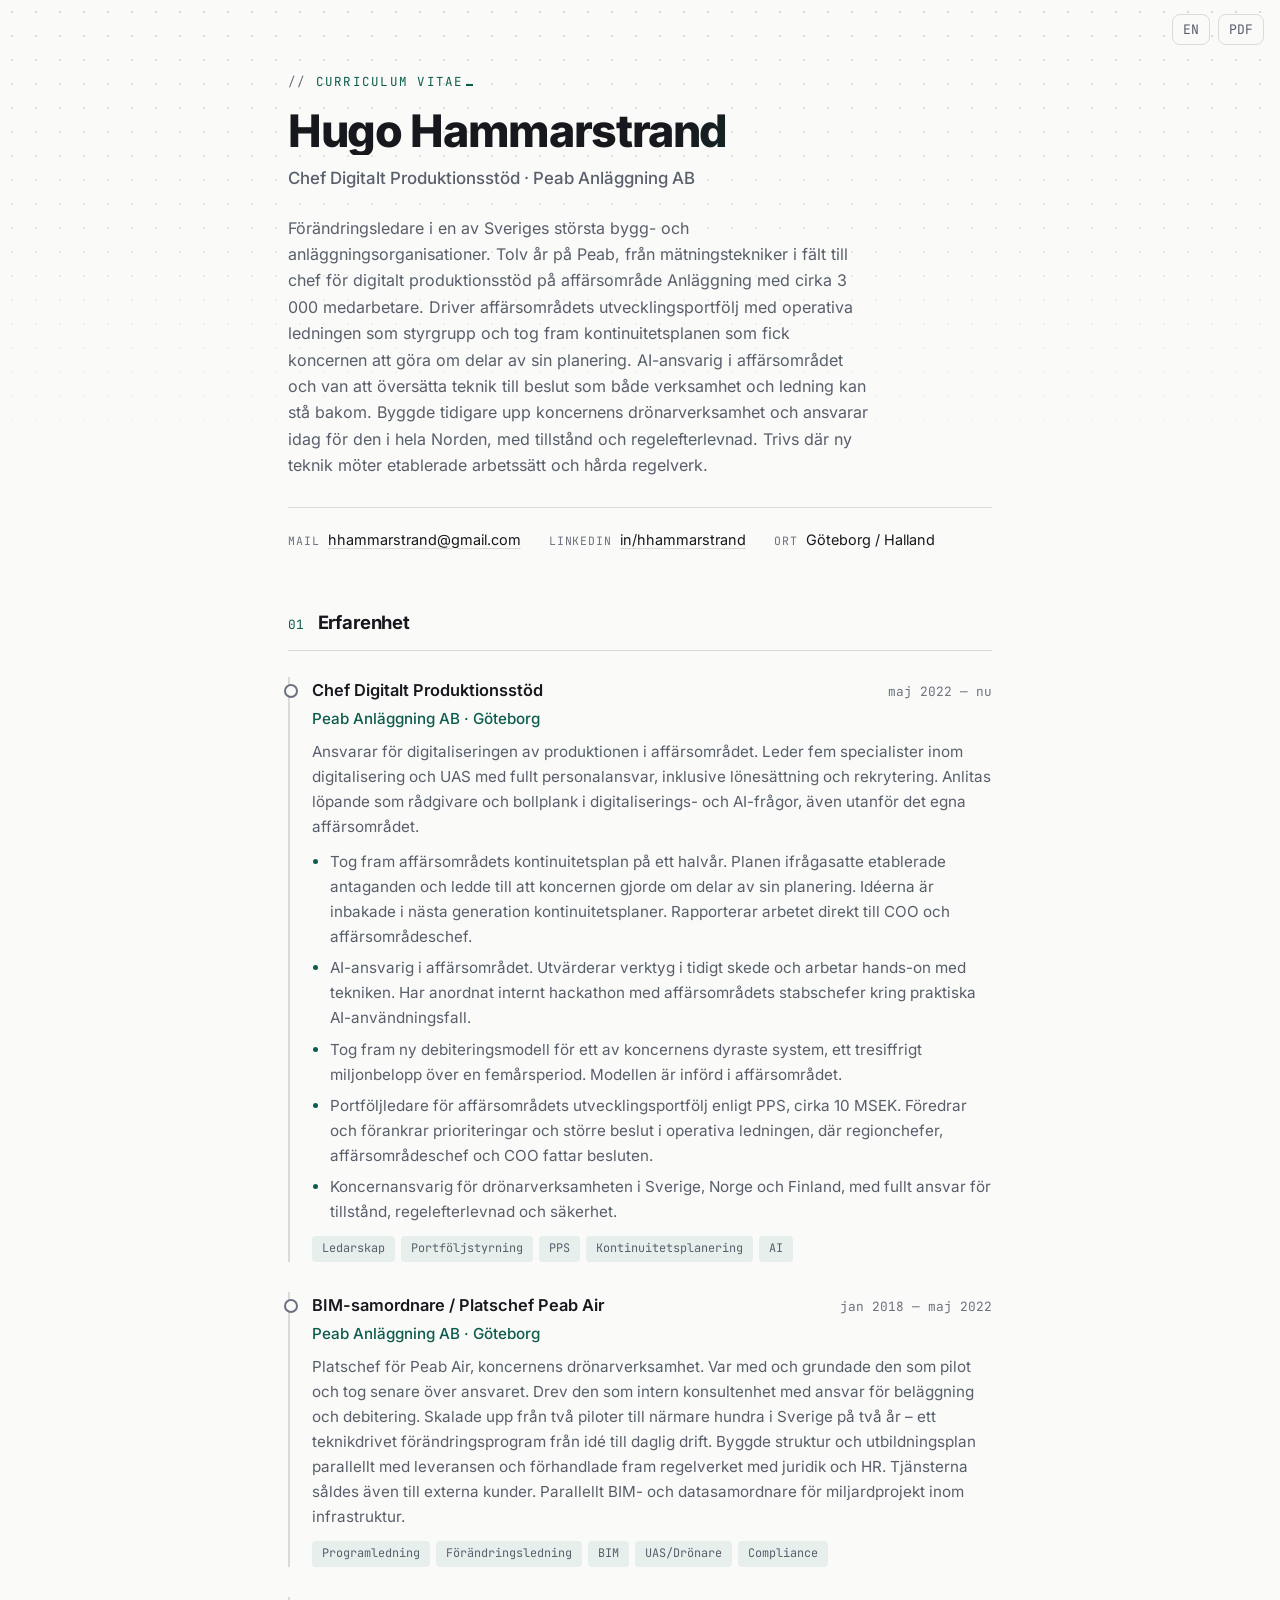
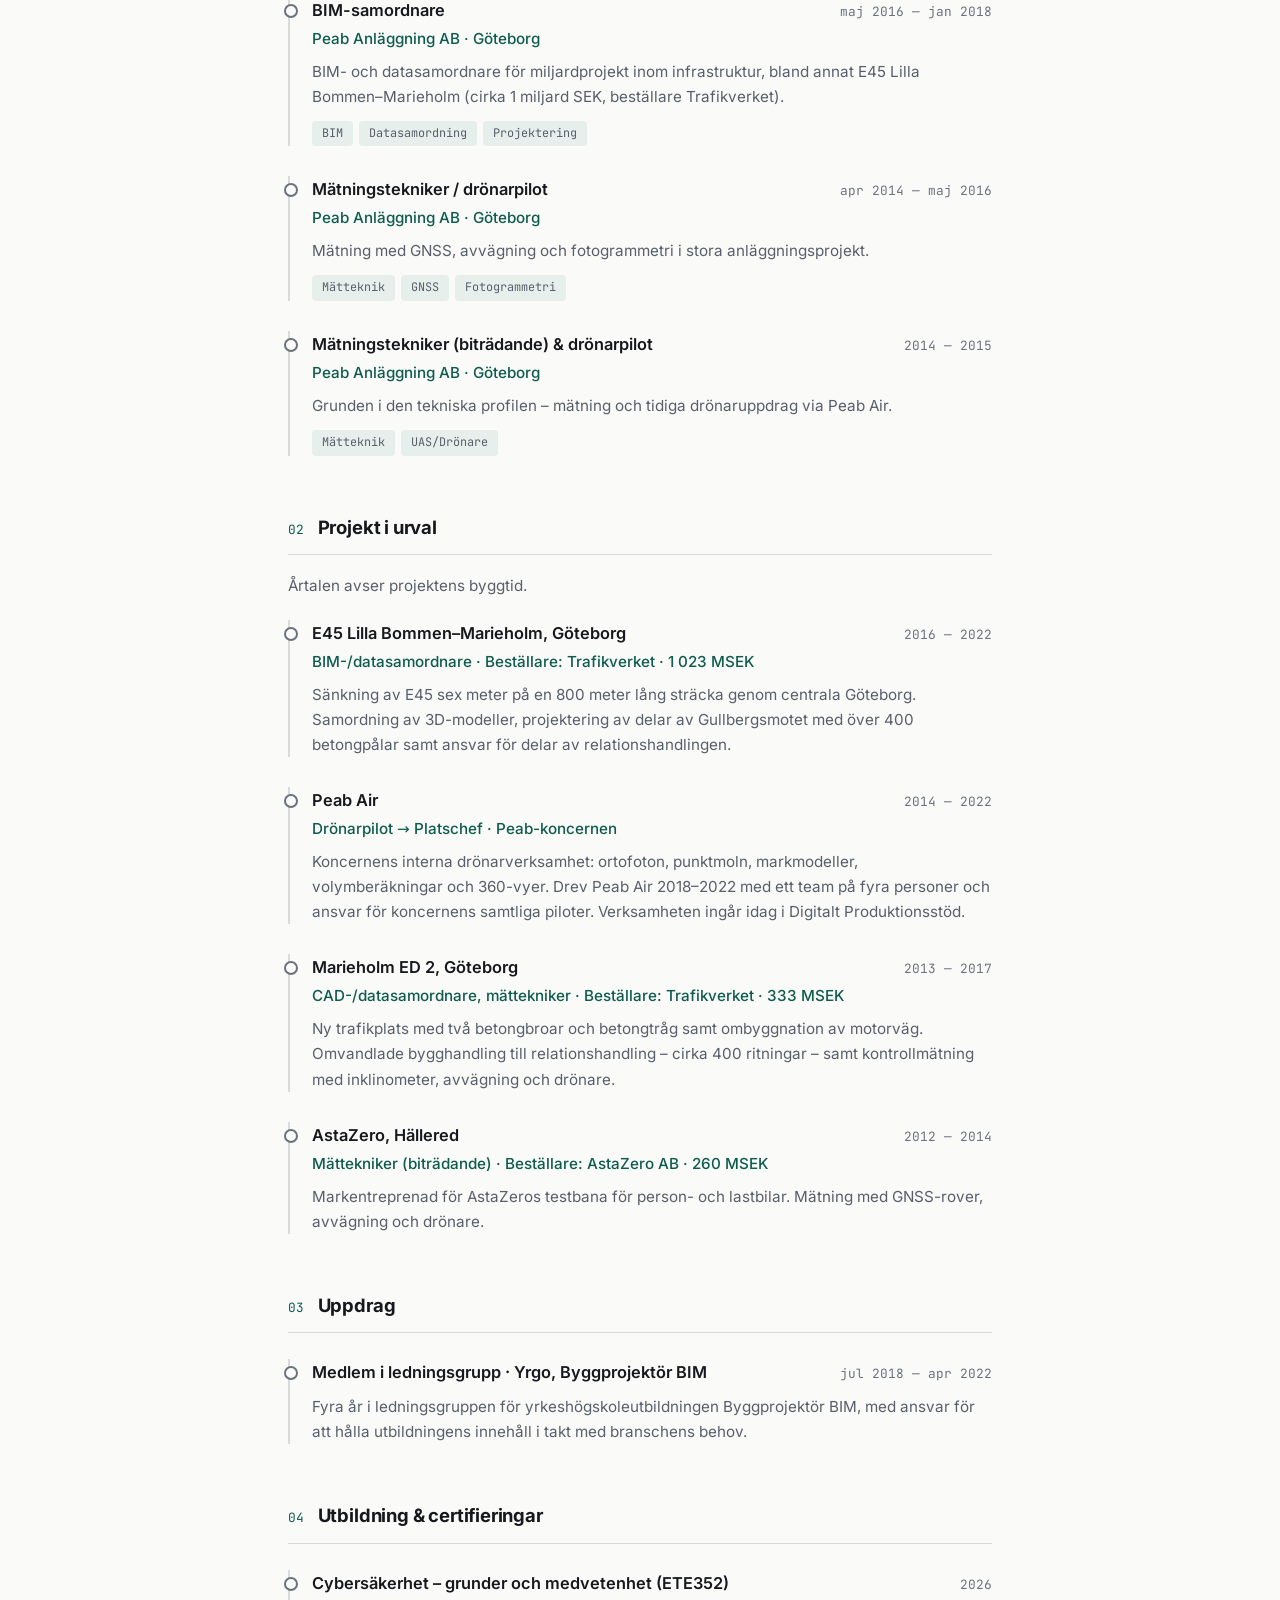
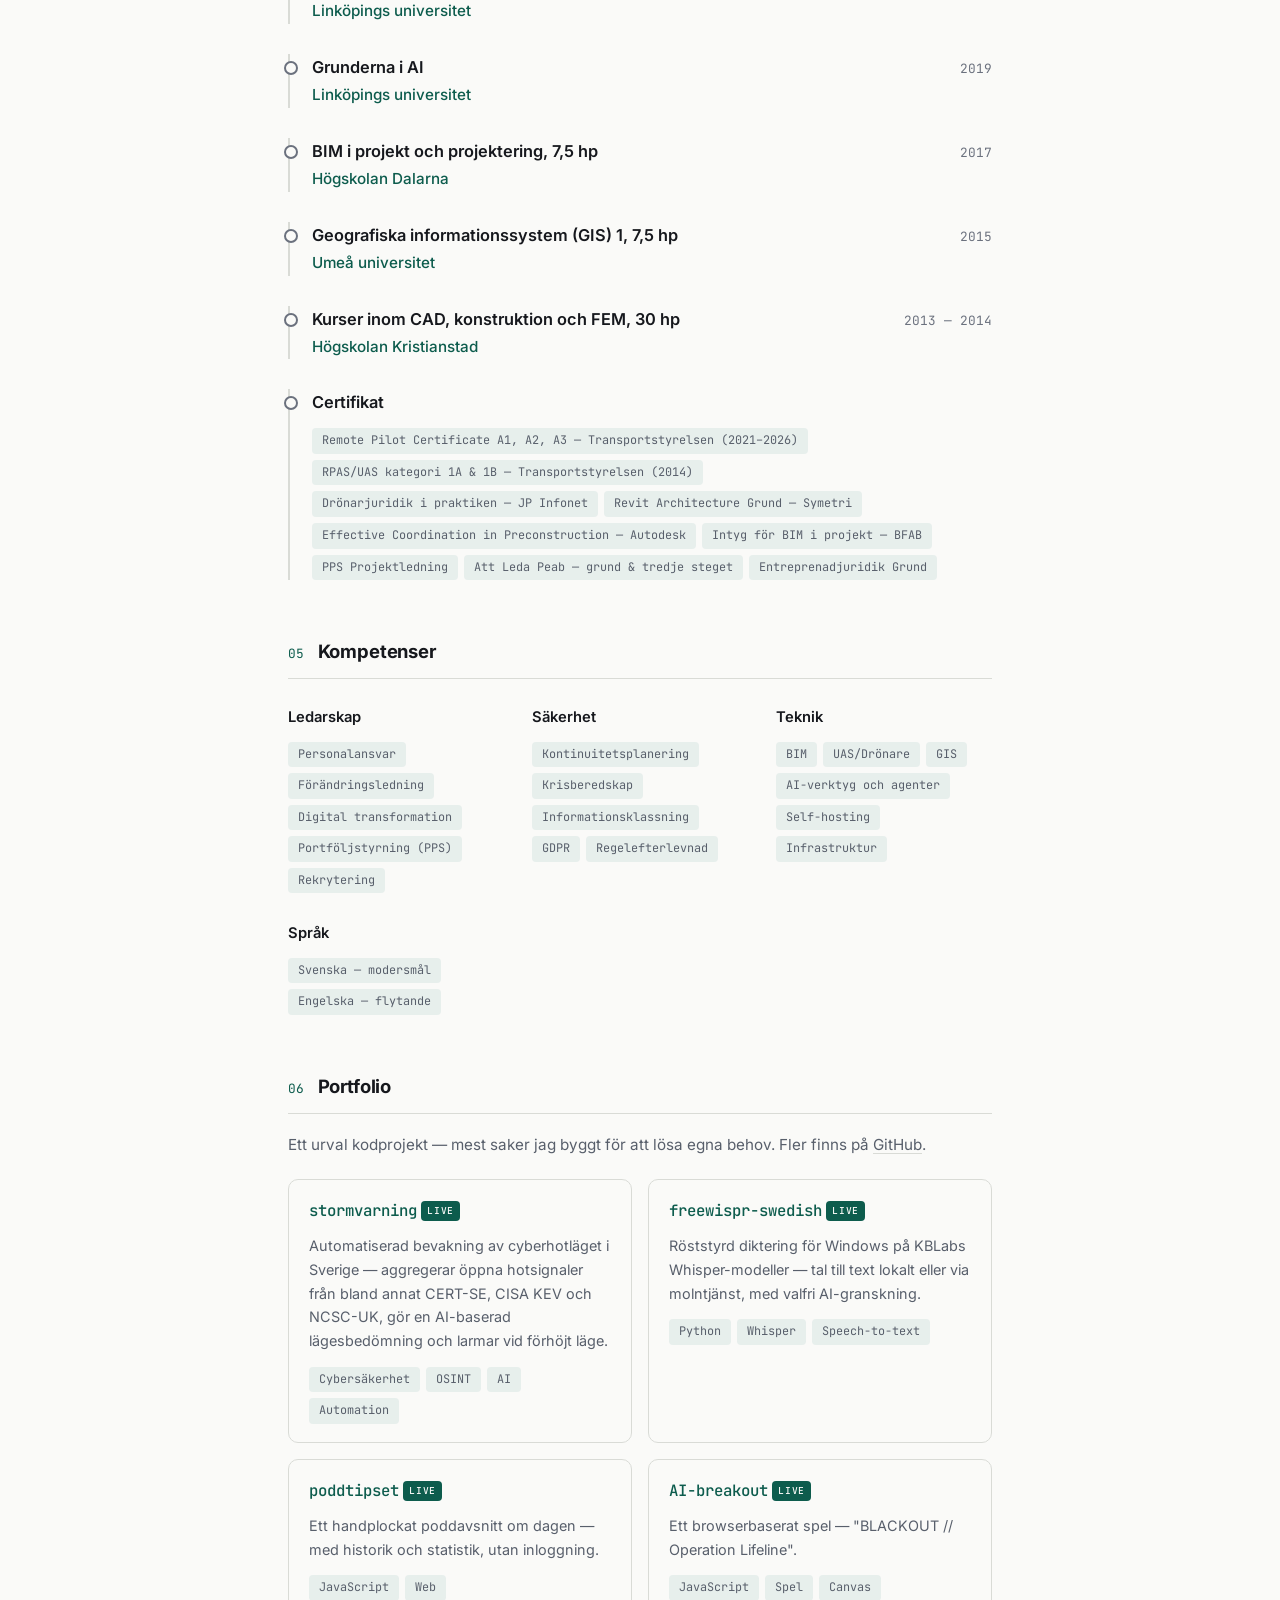
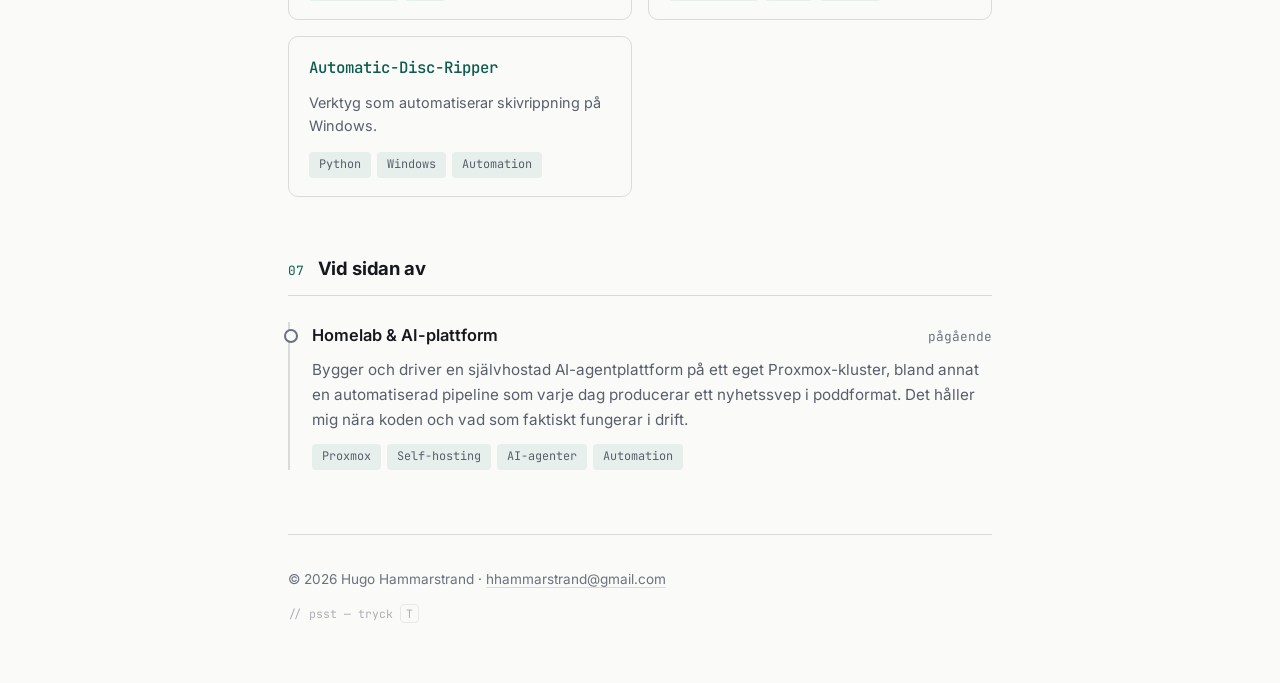
<file: index.html>
<!DOCTYPE html>
<html lang="sv">
<head>
  <meta charset="UTF-8">
  <meta name="viewport" content="width=device-width, initial-scale=1.0">
  <meta name="description" content="CV – Hugo Hammarstrand, Chef Digitalt Produktionsstöd">
  <title>Hugo Hammarstrand — CV</title>
  <link rel="icon" type="image/svg+xml" href="favicon.svg">
  <link rel="canonical" href="https://hhammarstrand.github.io/cv/">
  <link rel="alternate" hreflang="sv" href="https://hhammarstrand.github.io/cv/">
  <link rel="alternate" hreflang="en" href="https://hhammarstrand.github.io/cv/en/">
  <link rel="alternate" hreflang="x-default" href="https://hhammarstrand.github.io/cv/">

  <meta property="og:type" content="profile">
  <meta property="og:title" content="Hugo Hammarstrand — CV">
  <meta property="og:description" content="Chef Digitalt Produktionsstöd på Peab Anläggning AB. Tolv år på Peab – förändringsledning, utvecklingsportfölj, AI-ansvarig och koncernansvar för drönarverksamheten i Norden.">
  <meta property="og:url" content="https://hhammarstrand.github.io/cv/">
  <meta property="og:image" content="https://hhammarstrand.github.io/cv/og-image.png">
  <meta property="og:image:width" content="1200">
  <meta property="og:image:height" content="630">
  <meta property="og:image:alt" content="Hugo Hammarstrand — Chef Digitalt Produktionsstöd, Peab Anläggning AB">
  <meta property="og:locale" content="sv_SE">
  <meta property="og:locale:alternate" content="en_US">
  <meta name="twitter:card" content="summary_large_image">
  <meta name="twitter:title" content="Hugo Hammarstrand — CV">
  <meta name="twitter:description" content="Chef Digitalt Produktionsstöd på Peab Anläggning AB.">
  <meta name="twitter:image" content="https://hhammarstrand.github.io/cv/og-image.png">

  <script type="application/ld+json">
  {
    "@context": "https://schema.org",
    "@type": "Person",
    "name": "Hugo Hammarstrand",
    "jobTitle": "Chef Digitalt Produktionsstöd",
    "worksFor": { "@type": "Organization", "name": "Peab Anläggning AB" },
    "email": "mailto:hhammarstrand@gmail.com",
    "url": "https://hhammarstrand.github.io/cv/",
    "sameAs": [
      "https://www.linkedin.com/in/hhammarstrand/",
      "https://github.com/hhammarstrand"
    ],
    "knowsLanguage": ["sv", "en"]
  }
  </script>

  <link rel="preload" href="fonts/inter-latin.woff2" as="font" type="font/woff2" crossorigin>
  <link rel="preload" href="fonts/jetbrains-mono-latin.woff2" as="font" type="font/woff2" crossorigin>
  <link rel="stylesheet" href="style.css">
</head>
<body>
  <div id="progress" aria-hidden="true"></div>
  <nav class="toolbar" aria-label="Verktyg">
    <a class="tool" href="en/" lang="en" aria-label="Switch to English">EN</a>
    <button class="tool" id="pdf-btn" type="button" aria-label="Ladda ner som PDF">PDF</button>
  </nav>
  <div class="page">

    <!-- ===================== SIDHUVUD ===================== -->
    <header class="hero">
      <p class="overline">curriculum vitae</p>
      <h1>Hugo Hammarstrand</h1>
      <p class="title">Chef Digitalt Produktionsstöd · Peab Anläggning AB</p>
      <p class="tagline">
        Förändringsledare i en av Sveriges största bygg- och anläggningsorganisationer.
        Tolv år på Peab, från mätningstekniker i fält till chef för digitalt
        produktionsstöd på affärsområde Anläggning med cirka 3 000 medarbetare. Driver
        affärsområdets utvecklingsportfölj med operativa ledningen som styrgrupp och tog
        fram kontinuitetsplanen som fick koncernen att göra om delar av sin planering.
        AI-ansvarig i affärsområdet och van att översätta teknik till beslut som både
        verksamhet och ledning kan stå bakom. Byggde tidigare upp koncernens
        drönarverksamhet och ansvarar idag för den i hela Norden, med tillstånd och
        regelefterlevnad. Trivs där ny teknik möter etablerade arbetssätt och hårda
        regelverk.
      </p>
      <ul class="contact">
        <li><span class="label">mail</span><a href="mailto:hhammarstrand@gmail.com">hhammarstrand@gmail.com</a></li>
        <li><span class="label">linkedin</span><a href="https://www.linkedin.com/in/hhammarstrand/" target="_blank" rel="noopener">in/hhammarstrand</a></li>
        <li><span class="label">ort</span>Göteborg / Halland</li>
      </ul>
    </header>

    <main>
      <!-- ===================== ERFARENHET ===================== -->
      <section id="erfarenhet">
        <h2><span class="index">01</span>Erfarenhet</h2>

        <article class="entry">
          <div class="entry-header">
            <h3>Chef Digitalt Produktionsstöd</h3>
            <span class="period">maj 2022 — nu</span>
          </div>
          <p class="org">Peab Anläggning AB · Göteborg</p>
          <p>
            Ansvarar för digitaliseringen av produktionen i affärsområdet. Leder fem
            specialister inom digitalisering och UAS med fullt personalansvar, inklusive
            lönesättning och rekrytering. Anlitas löpande som rådgivare och bollplank i
            digitaliserings- och AI-frågor, även utanför det egna affärsområdet.
          </p>
          <ul class="achievements">
            <li>
              Tog fram affärsområdets kontinuitetsplan på ett halvår. Planen ifrågasatte
              etablerade antaganden och ledde till att koncernen gjorde om delar av sin
              planering. Idéerna är inbakade i nästa generation kontinuitetsplaner.
              Rapporterar arbetet direkt till COO och affärsområdeschef.
            </li>
            <li>
              AI-ansvarig i affärsområdet. Utvärderar verktyg i tidigt skede och arbetar
              hands-on med tekniken. Har anordnat internt hackathon med affärsområdets
              stabschefer kring praktiska AI-användningsfall.
            </li>
            <li>
              Tog fram ny debiteringsmodell för ett av koncernens dyraste system, ett
              tresiffrigt miljonbelopp över en femårsperiod. Modellen är införd i
              affärsområdet.
            </li>
            <li>
              Portföljledare för affärsområdets utvecklingsportfölj enligt PPS, cirka
              10 MSEK. Föredrar och förankrar prioriteringar och större beslut i
              operativa ledningen, där regionchefer, affärsområdeschef och COO fattar
              besluten.
            </li>
            <li>
              Koncernansvarig för drönarverksamheten i Sverige, Norge och Finland, med
              fullt ansvar för tillstånd, regelefterlevnad och säkerhet.
            </li>
          </ul>
          <ul class="tags">
            <li>Ledarskap</li><li>Portföljstyrning</li><li>PPS</li><li>Kontinuitetsplanering</li><li>AI</li>
          </ul>
        </article>

        <article class="entry">
          <div class="entry-header">
            <h3>BIM-samordnare / Platschef Peab Air</h3>
            <span class="period">jan 2018 — maj 2022</span>
          </div>
          <p class="org">Peab Anläggning AB · Göteborg</p>
          <p>
            Platschef för Peab Air, koncernens drönarverksamhet. Var med och grundade
            den som pilot och tog senare över ansvaret. Drev den som intern konsultenhet
            med ansvar för beläggning och debitering. Skalade upp från två piloter till
            närmare hundra i Sverige på två år – ett teknikdrivet förändringsprogram
            från idé till daglig drift. Byggde struktur och utbildningsplan parallellt
            med leveransen och förhandlade fram regelverket med juridik och HR.
            Tjänsterna såldes även till externa kunder. Parallellt BIM- och
            datasamordnare för miljardprojekt inom infrastruktur.
          </p>
          <ul class="tags">
            <li>Programledning</li><li>Förändringsledning</li><li>BIM</li><li>UAS/Drönare</li><li>Compliance</li>
          </ul>
        </article>

        <article class="entry">
          <div class="entry-header">
            <h3>BIM-samordnare</h3>
            <span class="period">maj 2016 — jan 2018</span>
          </div>
          <p class="org">Peab Anläggning AB · Göteborg</p>
          <p>
            BIM- och datasamordnare för miljardprojekt inom infrastruktur, bland annat
            E45 Lilla Bommen–Marieholm (cirka 1 miljard SEK, beställare Trafikverket).
          </p>
          <ul class="tags">
            <li>BIM</li><li>Datasamordning</li><li>Projektering</li>
          </ul>
        </article>

        <article class="entry">
          <div class="entry-header">
            <h3>Mätningstekniker / drönarpilot</h3>
            <span class="period">apr 2014 — maj 2016</span>
          </div>
          <p class="org">Peab Anläggning AB · Göteborg</p>
          <p>
            Mätning med GNSS, avvägning och fotogrammetri i stora anläggningsprojekt.
          </p>
          <ul class="tags">
            <li>Mätteknik</li><li>GNSS</li><li>Fotogrammetri</li>
          </ul>
        </article>

        <article class="entry">
          <div class="entry-header">
            <h3>Mätningstekniker (biträdande) &amp; drönarpilot</h3>
            <span class="period">2014 — 2015</span>
          </div>
          <p class="org">Peab Anläggning AB · Göteborg</p>
          <p>
            Grunden i den tekniska profilen – mätning och tidiga drönaruppdrag
            via Peab Air.
          </p>
          <ul class="tags">
            <li>Mätteknik</li><li>UAS/Drönare</li>
          </ul>
        </article>
      </section>

      <!-- ===================== PROJEKT ===================== -->
      <section id="projekt">
        <h2><span class="index">02</span>Projekt i urval</h2>
        <p class="section-intro">Årtalen avser projektens byggtid.</p>

        <article class="entry">
          <div class="entry-header">
            <h3>E45 Lilla Bommen–Marieholm, Göteborg</h3>
            <span class="period">2016 — 2022</span>
          </div>
          <p class="org">BIM-/datasamordnare · Beställare: Trafikverket · 1 023 MSEK</p>
          <p>
            Sänkning av E45 sex meter på en 800 meter lång sträcka genom centrala
            Göteborg. Samordning av 3D-modeller, projektering av delar av Gullbergsmotet
            med över 400 betongpålar samt ansvar för delar av relationshandlingen.
          </p>
        </article>

        <article class="entry">
          <div class="entry-header">
            <h3>Peab Air</h3>
            <span class="period">2014 — 2022</span>
          </div>
          <p class="org">Drönarpilot → Platschef · Peab-koncernen</p>
          <p>
            Koncernens interna drönarverksamhet: ortofoton, punktmoln, markmodeller,
            volymberäkningar och 360-vyer. Drev Peab Air 2018–2022 med ett team på fyra
            personer och ansvar för koncernens samtliga piloter. Verksamheten ingår
            idag i Digitalt Produktionsstöd.
          </p>
        </article>

        <article class="entry">
          <div class="entry-header">
            <h3>Marieholm ED 2, Göteborg</h3>
            <span class="period">2013 — 2017</span>
          </div>
          <p class="org">CAD-/datasamordnare, mättekniker · Beställare: Trafikverket · 333 MSEK</p>
          <p>
            Ny trafikplats med två betongbroar och betongtråg samt ombyggnation av
            motorväg. Omvandlade bygghandling till relationshandling – cirka 400
            ritningar – samt kontrollmätning med inklinometer, avvägning och drönare.
          </p>
        </article>

        <article class="entry">
          <div class="entry-header">
            <h3>AstaZero, Hällered</h3>
            <span class="period">2012 — 2014</span>
          </div>
          <p class="org">Mättekniker (biträdande) · Beställare: AstaZero AB · 260 MSEK</p>
          <p>
            Markentreprenad för AstaZeros testbana för person- och lastbilar. Mätning
            med GNSS-rover, avvägning och drönare.
          </p>
        </article>
      </section>

      <!-- ===================== UPPDRAG ===================== -->
      <section id="uppdrag">
        <h2><span class="index">03</span>Uppdrag</h2>

        <article class="entry">
          <div class="entry-header">
            <h3>Medlem i ledningsgrupp · Yrgo, Byggprojektör BIM</h3>
            <span class="period">jul 2018 — apr 2022</span>
          </div>
          <p>
            Fyra år i ledningsgruppen för yrkeshögskoleutbildningen Byggprojektör BIM,
            med ansvar för att hålla utbildningens innehåll i takt med branschens behov.
          </p>
        </article>
      </section>

      <!-- ===================== UTBILDNING ===================== -->
      <section id="utbildning">
        <h2><span class="index">04</span>Utbildning &amp; certifieringar</h2>

        <article class="entry">
          <div class="entry-header">
            <h3>Cybersäkerhet – grunder och medvetenhet (ETE352)</h3>
            <span class="period">2026</span>
          </div>
          <p class="org">Linköpings universitet</p>
        </article>

        <article class="entry">
          <div class="entry-header">
            <h3>Grunderna i AI</h3>
            <span class="period">2019</span>
          </div>
          <p class="org">Linköpings universitet</p>
        </article>

        <article class="entry">
          <div class="entry-header">
            <h3>BIM i projekt och projektering, 7,5 hp</h3>
            <span class="period">2017</span>
          </div>
          <p class="org">Högskolan Dalarna</p>
        </article>

        <article class="entry">
          <div class="entry-header">
            <h3>Geografiska informationssystem (GIS) 1, 7,5 hp</h3>
            <span class="period">2015</span>
          </div>
          <p class="org">Umeå universitet</p>
        </article>

        <article class="entry">
          <div class="entry-header">
            <h3>Kurser inom CAD, konstruktion och FEM, 30 hp</h3>
            <span class="period">2013 — 2014</span>
          </div>
          <p class="org">Högskolan Kristianstad</p>
        </article>

        <article class="entry">
          <div class="entry-header">
            <h3>Certifikat</h3>
          </div>
          <ul class="tags">
            <li>Remote Pilot Certificate A1, A2, A3 — Transportstyrelsen (2021–2026)</li>
            <li>RPAS/UAS kategori 1A &amp; 1B — Transportstyrelsen (2014)</li>
            <li>Drönarjuridik i praktiken — JP Infonet</li>
            <li>Revit Architecture Grund — Symetri</li>
            <li>Effective Coordination in Preconstruction — Autodesk</li>
            <li>Intyg för BIM i projekt — BFAB</li>
            <li>PPS Projektledning</li>
            <li>Att Leda Peab — grund &amp; tredje steget</li>
            <li>Entreprenadjuridik Grund</li>
          </ul>
        </article>
      </section>

      <!-- ===================== KOMPETENSER ===================== -->
      <section id="kompetenser">
        <h2><span class="index">05</span>Kompetenser</h2>
        <div class="skills">
          <div class="skill-group">
            <h3>Ledarskap</h3>
            <ul class="tags">
              <li>Personalansvar</li><li>Förändringsledning</li><li>Digital transformation</li><li>Portföljstyrning (PPS)</li><li>Rekrytering</li>
            </ul>
          </div>
          <div class="skill-group">
            <h3>Säkerhet</h3>
            <ul class="tags">
              <li>Kontinuitetsplanering</li><li>Krisberedskap</li><li>Informationsklassning</li><li>GDPR</li><li>Regelefterlevnad</li>
            </ul>
          </div>
          <div class="skill-group">
            <h3>Teknik</h3>
            <ul class="tags">
              <li>BIM</li><li>UAS/Drönare</li><li>GIS</li><li>AI-verktyg och agenter</li><li>Self-hosting</li><li>Infrastruktur</li>
            </ul>
          </div>
          <div class="skill-group">
            <h3>Språk</h3>
            <ul class="tags">
              <li>Svenska — modersmål</li><li>Engelska — flytande</li>
            </ul>
          </div>
        </div>
      </section>

      <!-- ===================== PORTFOLIO ===================== -->
      <section id="portfolio">
        <h2><span class="index">06</span>Portfolio</h2>
        <p class="section-intro">Ett urval kodprojekt — mest saker jag byggt för att lösa egna behov. Fler finns på <a href="https://github.com/hhammarstrand" target="_blank" rel="noopener">GitHub</a>.</p>
        <div class="portfolio">

          <a class="project" href="https://hhammarstrand.github.io/stormvarning/" target="_blank" rel="noopener">
            <h3>stormvarning <span class="live-badge">live</span> <span class="arrow" aria-hidden="true">↗</span></h3>
            <p>Automatiserad bevakning av cyberhotläget i Sverige — aggregerar öppna hotsignaler från bland annat CERT-SE, CISA KEV och NCSC-UK, gör en AI-baserad lägesbedömning och larmar vid förhöjt läge.</p>
            <ul class="tags"><li>Cybersäkerhet</li><li>OSINT</li><li>AI</li><li>Automation</li></ul>
          </a>

          <a class="project" href="https://hhammarstrand.github.io/freewispr-swedish/" target="_blank" rel="noopener">
            <h3>freewispr-swedish <span class="live-badge">live</span> <span class="arrow" aria-hidden="true">↗</span></h3>
            <p>Röststyrd diktering för Windows på KBLabs Whisper-modeller — tal till text lokalt eller via molntjänst, med valfri AI-granskning.</p>
            <ul class="tags"><li>Python</li><li>Whisper</li><li>Speech-to-text</li></ul>
          </a>

          <a class="project" href="https://hhammarstrand.github.io/poddtipset/" target="_blank" rel="noopener">
            <h3>poddtipset <span class="live-badge">live</span> <span class="arrow" aria-hidden="true">↗</span></h3>
            <p>Ett handplockat poddavsnitt om dagen — med historik och statistik, utan inloggning.</p>
            <ul class="tags"><li>JavaScript</li><li>Web</li></ul>
          </a>

          <a class="project" href="https://hhammarstrand.github.io/AI-breakout/" target="_blank" rel="noopener">
            <h3>AI-breakout <span class="live-badge">live</span> <span class="arrow" aria-hidden="true">↗</span></h3>
            <p>Ett browserbaserat spel — "BLACKOUT // Operation Lifeline".</p>
            <ul class="tags"><li>JavaScript</li><li>Spel</li><li>Canvas</li></ul>
          </a>

          <a class="project" href="https://github.com/hhammarstrand/Automatic-Disc-Ripper-for-Windows" target="_blank" rel="noopener">
            <h3>Automatic-Disc-Ripper <span class="arrow" aria-hidden="true">↗</span></h3>
            <p>Verktyg som automatiserar skivrippning på Windows.</p>
            <ul class="tags"><li>Python</li><li>Windows</li><li>Automation</li></ul>
          </a>

        </div>
      </section>

      <!-- ===================== VID SIDAN AV ===================== -->
      <section id="eget">
        <h2><span class="index">07</span>Vid sidan av</h2>

        <article class="entry">
          <div class="entry-header">
            <h3>Homelab &amp; AI-plattform</h3>
            <span class="period">pågående</span>
          </div>
          <p>
            Bygger och driver en självhostad AI-agentplattform på ett eget
            Proxmox-kluster, bland annat en automatiserad pipeline som varje dag
            producerar ett nyhetssvep i poddformat. Det håller mig nära koden och vad
            som faktiskt fungerar i drift.
          </p>
          <ul class="tags">
            <li>Proxmox</li><li>Self-hosting</li><li>AI-agenter</li><li>Automation</li>
          </ul>
        </article>
      </section>
    </main>

    <footer>
      <p>© 2026 Hugo Hammarstrand · <a href="mailto:hhammarstrand@gmail.com">hhammarstrand@gmail.com</a></p>
      <p class="hint" aria-hidden="true">// psst — tryck <kbd>T</kbd></p>
    </footer>

  </div>
  <script src="script.js"></script>
</body>
</html>
</file>
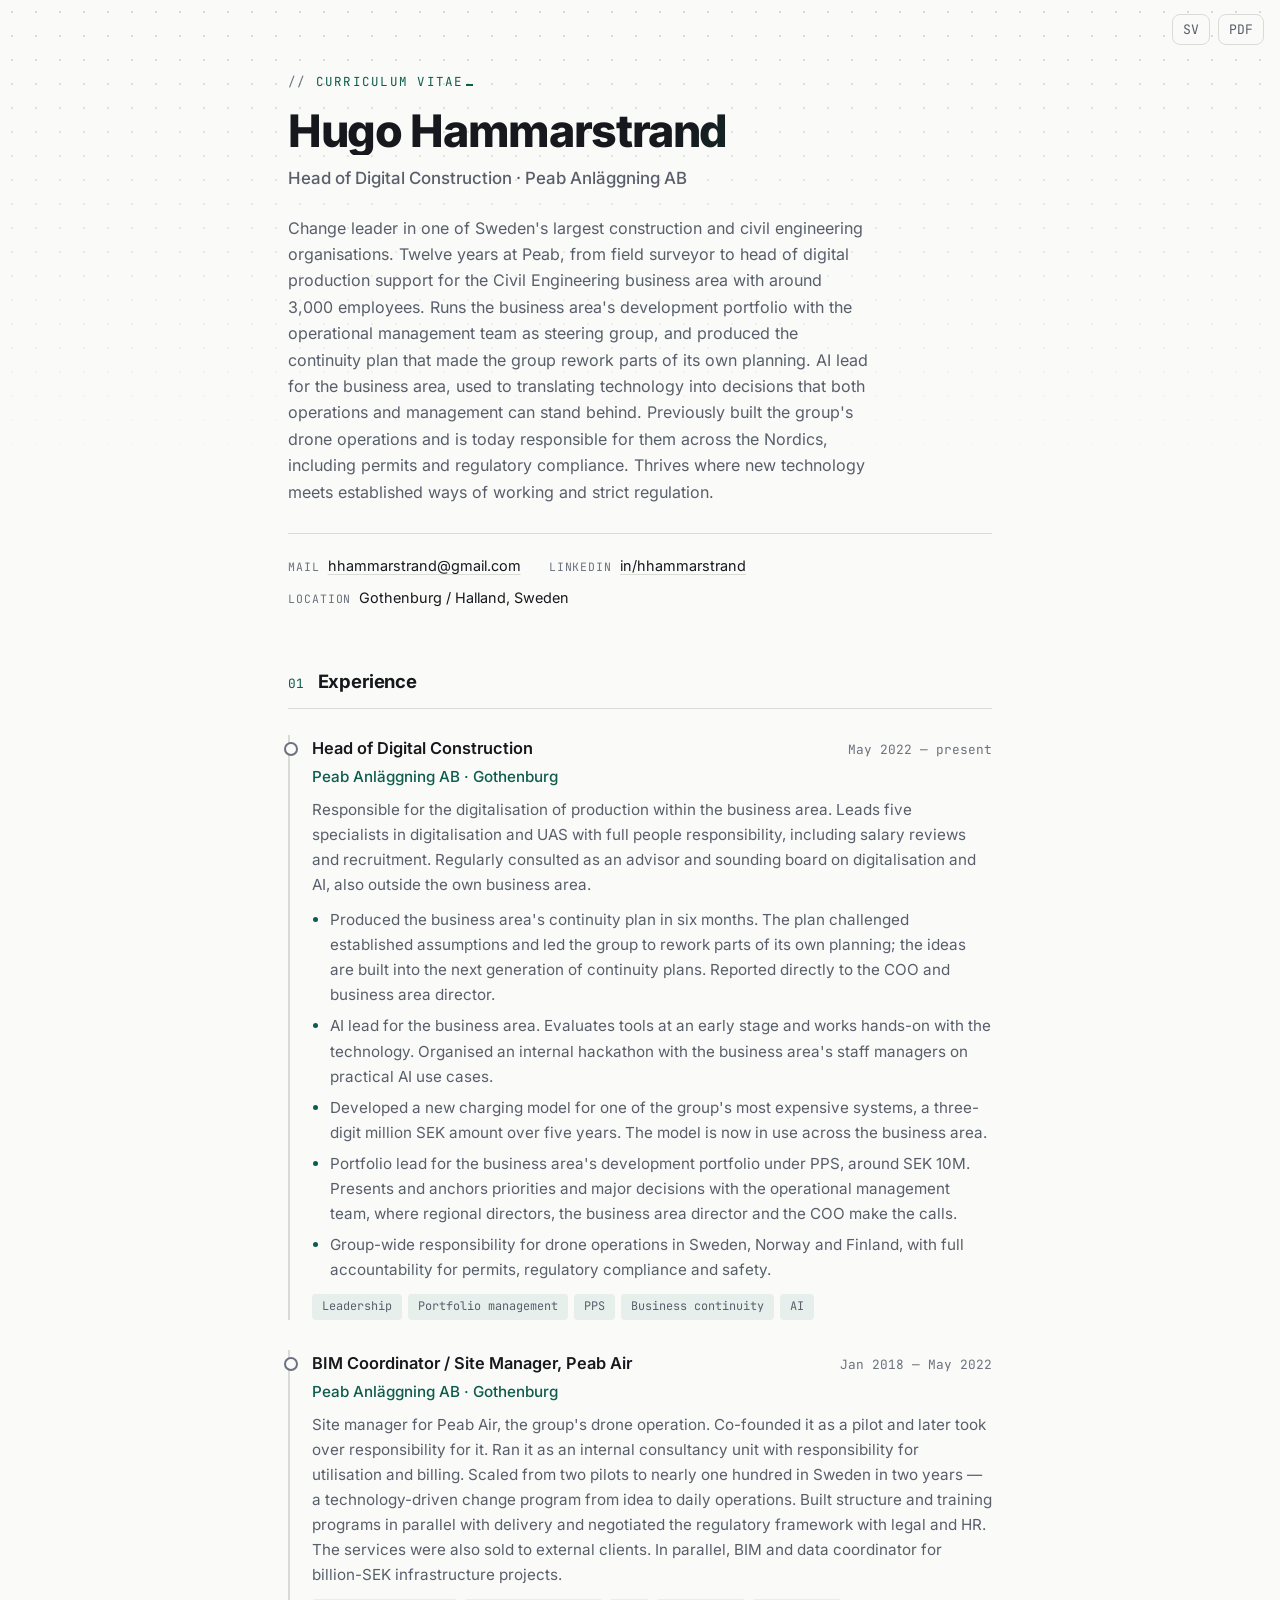
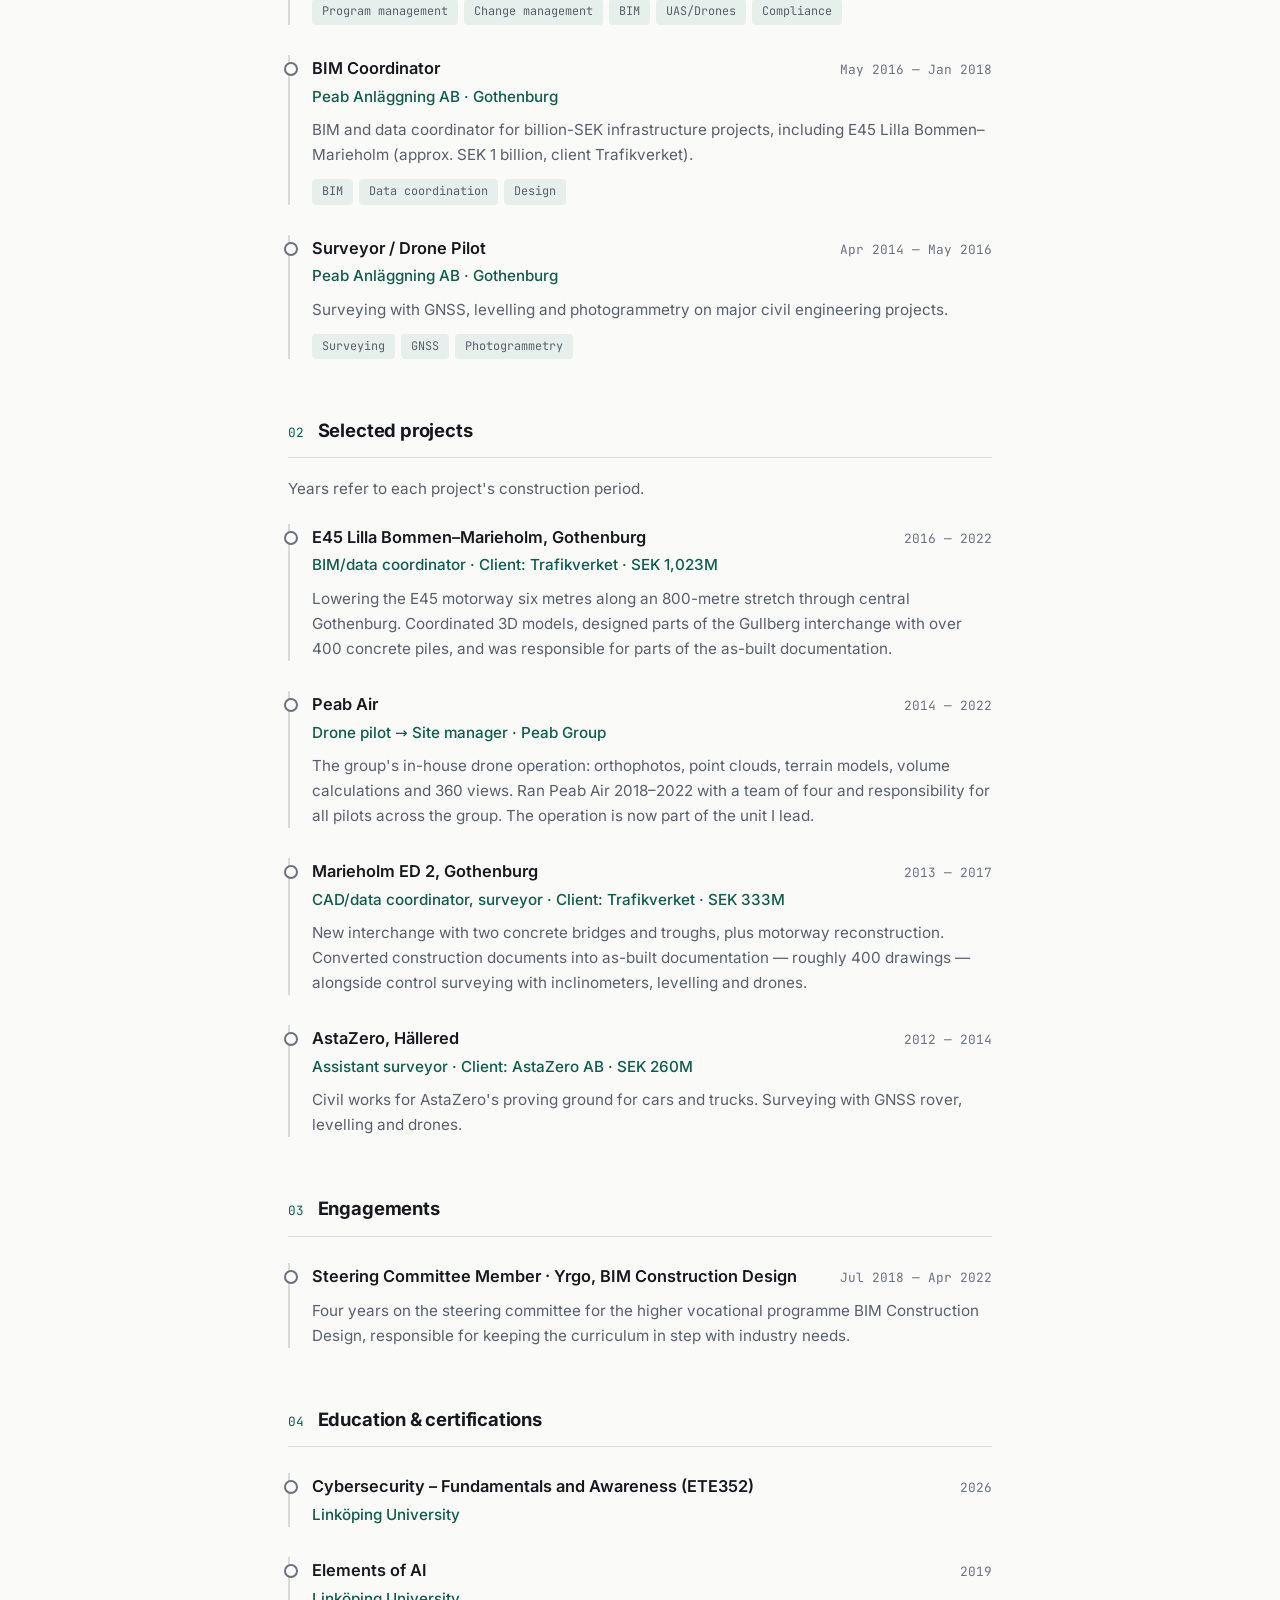
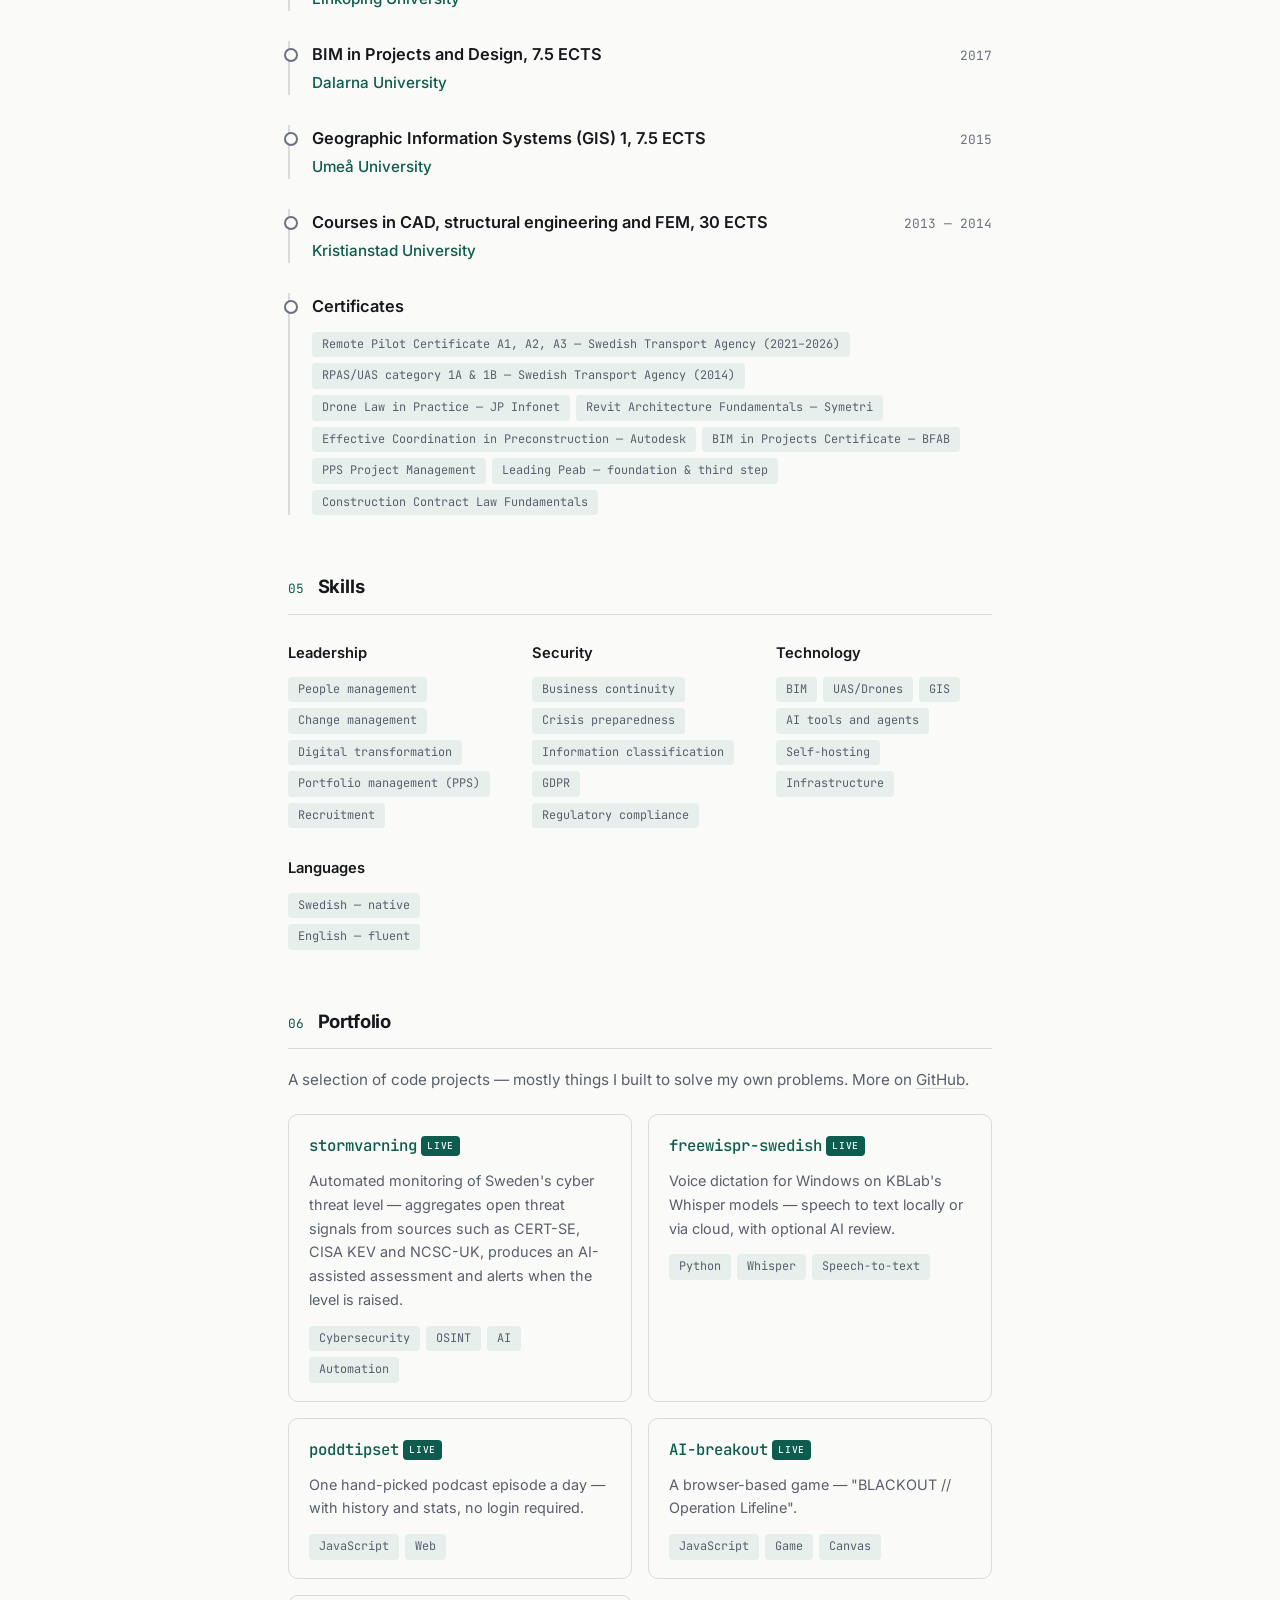
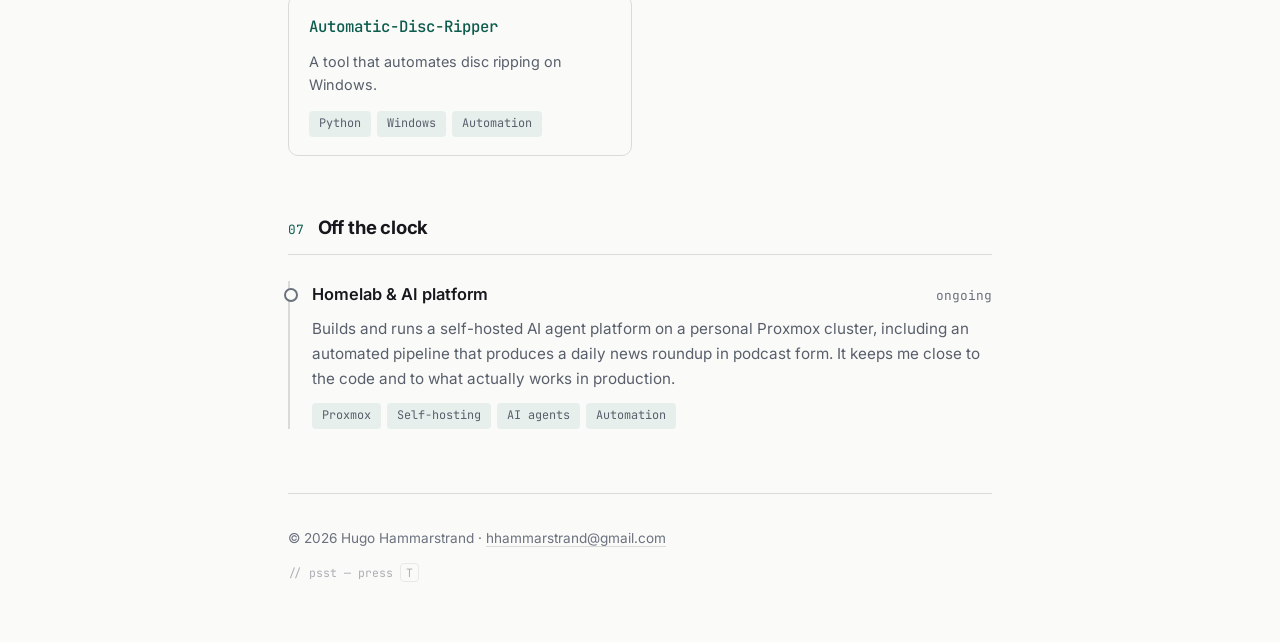
<file: en/index.html>
<!DOCTYPE html>
<html lang="en">
<head>
  <meta charset="UTF-8">
  <meta name="viewport" content="width=device-width, initial-scale=1.0">
  <meta name="description" content="CV – Hugo Hammarstrand, Head of Digital Construction">
  <title>Hugo Hammarstrand — CV</title>
  <link rel="icon" type="image/svg+xml" href="../favicon.svg">
  <link rel="canonical" href="https://hhammarstrand.github.io/cv/en/">
  <link rel="alternate" hreflang="sv" href="https://hhammarstrand.github.io/cv/">
  <link rel="alternate" hreflang="en" href="https://hhammarstrand.github.io/cv/en/">
  <link rel="alternate" hreflang="x-default" href="https://hhammarstrand.github.io/cv/">

  <meta property="og:type" content="profile">
  <meta property="og:title" content="Hugo Hammarstrand — CV">
  <meta property="og:description" content="Head of Digital Construction at Peab Anläggning AB. Twelve years at Peab – change leadership, development portfolio, AI lead and group-wide drone operations across the Nordics.">
  <meta property="og:url" content="https://hhammarstrand.github.io/cv/en/">
  <meta property="og:image" content="https://hhammarstrand.github.io/cv/og-image-en.png">
  <meta property="og:image:width" content="1200">
  <meta property="og:image:height" content="630">
  <meta property="og:image:alt" content="Hugo Hammarstrand — Head of Digital Construction, Peab Anläggning AB">
  <meta property="og:locale" content="en_US">
  <meta property="og:locale:alternate" content="sv_SE">
  <meta name="twitter:card" content="summary_large_image">
  <meta name="twitter:title" content="Hugo Hammarstrand — CV">
  <meta name="twitter:description" content="Head of Digital Construction at Peab Anläggning AB.">
  <meta name="twitter:image" content="https://hhammarstrand.github.io/cv/og-image-en.png">

  <script type="application/ld+json">
  {
    "@context": "https://schema.org",
    "@type": "Person",
    "name": "Hugo Hammarstrand",
    "jobTitle": "Head of Digital Construction",
    "worksFor": { "@type": "Organization", "name": "Peab Anläggning AB" },
    "email": "mailto:hhammarstrand@gmail.com",
    "url": "https://hhammarstrand.github.io/cv/en/",
    "sameAs": [
      "https://www.linkedin.com/in/hhammarstrand/",
      "https://github.com/hhammarstrand"
    ],
    "knowsLanguage": ["sv", "en"]
  }
  </script>

  <link rel="preload" href="../fonts/inter-latin.woff2" as="font" type="font/woff2" crossorigin>
  <link rel="preload" href="../fonts/jetbrains-mono-latin.woff2" as="font" type="font/woff2" crossorigin>
  <link rel="stylesheet" href="../style.css">
</head>
<body>
  <div id="progress" aria-hidden="true"></div>
  <nav class="toolbar" aria-label="Tools">
    <a class="tool" href="../" lang="sv" aria-label="Byt till svenska">SV</a>
    <button class="tool" id="pdf-btn" type="button" aria-label="Download as PDF">PDF</button>
  </nav>
  <div class="page">

    <!-- ===================== HEADER ===================== -->
    <header class="hero">
      <p class="overline">curriculum vitae</p>
      <h1>Hugo Hammarstrand</h1>
      <p class="title">Head of Digital Construction · Peab Anläggning AB</p>
      <p class="tagline">
        Change leader in one of Sweden's largest construction and civil engineering
        organisations. Twelve years at Peab, from field surveyor to head of digital
        production support for the Civil Engineering business area with around 3,000
        employees. Runs the business area's development portfolio with the operational
        management team as steering group, and produced the continuity plan that made
        the group rework parts of its own planning. AI lead for the business area, used
        to translating technology into decisions that both operations and management can
        stand behind. Previously built the group's drone operations and is today
        responsible for them across the Nordics, including permits and regulatory
        compliance. Thrives where new technology meets established ways of working and
        strict regulation.
      </p>
      <ul class="contact">
        <li><span class="label">mail</span><a href="mailto:hhammarstrand@gmail.com">hhammarstrand@gmail.com</a></li>
        <li><span class="label">linkedin</span><a href="https://www.linkedin.com/in/hhammarstrand/" target="_blank" rel="noopener">in/hhammarstrand</a></li>
        <li><span class="label">location</span>Gothenburg / Halland, Sweden</li>
      </ul>
    </header>

    <main>
      <!-- ===================== EXPERIENCE ===================== -->
      <section id="experience">
        <h2><span class="index">01</span>Experience</h2>

        <article class="entry">
          <div class="entry-header">
            <h3>Head of Digital Construction</h3>
            <span class="period">May 2022 — present</span>
          </div>
          <p class="org">Peab Anläggning AB · Gothenburg</p>
          <p>
            Responsible for the digitalisation of production within the business area.
            Leads five specialists in digitalisation and UAS with full people
            responsibility, including salary reviews and recruitment. Regularly consulted
            as an advisor and sounding board on digitalisation and AI, also outside the
            own business area.
          </p>
          <ul class="achievements">
            <li>
              Produced the business area's continuity plan in six months. The plan
              challenged established assumptions and led the group to rework parts of
              its own planning; the ideas are built into the next generation of
              continuity plans. Reported directly to the COO and business area director.
            </li>
            <li>
              AI lead for the business area. Evaluates tools at an early stage and works
              hands-on with the technology. Organised an internal hackathon with the
              business area's staff managers on practical AI use cases.
            </li>
            <li>
              Developed a new charging model for one of the group's most expensive
              systems, a three-digit million SEK amount over five years. The model is
              now in use across the business area.
            </li>
            <li>
              Portfolio lead for the business area's development portfolio under PPS,
              around SEK 10M. Presents and anchors priorities and major decisions with
              the operational management team, where regional directors, the business
              area director and the COO make the calls.
            </li>
            <li>
              Group-wide responsibility for drone operations in Sweden, Norway and
              Finland, with full accountability for permits, regulatory compliance and
              safety.
            </li>
          </ul>
          <ul class="tags">
            <li>Leadership</li><li>Portfolio management</li><li>PPS</li><li>Business continuity</li><li>AI</li>
          </ul>
        </article>

        <article class="entry">
          <div class="entry-header">
            <h3>BIM Coordinator / Site Manager, Peab Air</h3>
            <span class="period">Jan 2018 — May 2022</span>
          </div>
          <p class="org">Peab Anläggning AB · Gothenburg</p>
          <p>
            Site manager for Peab Air, the group's drone operation. Co-founded it as a
            pilot and later took over responsibility for it. Ran it as an internal
            consultancy unit with responsibility for utilisation and billing. Scaled
            from two pilots to nearly one hundred in Sweden in two years — a
            technology-driven change program from idea to daily operations. Built
            structure and training programs in parallel with delivery and negotiated the
            regulatory framework with legal and HR. The services were also sold to
            external clients. In parallel, BIM and data coordinator for billion-SEK
            infrastructure projects.
          </p>
          <ul class="tags">
            <li>Program management</li><li>Change management</li><li>BIM</li><li>UAS/Drones</li><li>Compliance</li>
          </ul>
        </article>

        <article class="entry">
          <div class="entry-header">
            <h3>BIM Coordinator</h3>
            <span class="period">May 2016 — Jan 2018</span>
          </div>
          <p class="org">Peab Anläggning AB · Gothenburg</p>
          <p>
            BIM and data coordinator for billion-SEK infrastructure projects, including
            E45 Lilla Bommen–Marieholm (approx. SEK 1 billion, client Trafikverket).
          </p>
          <ul class="tags">
            <li>BIM</li><li>Data coordination</li><li>Design</li>
          </ul>
        </article>

        <article class="entry">
          <div class="entry-header">
            <h3>Surveyor / Drone Pilot</h3>
            <span class="period">Apr 2014 — May 2016</span>
          </div>
          <p class="org">Peab Anläggning AB · Gothenburg</p>
          <p>
            Surveying with GNSS, levelling and photogrammetry on major civil
            engineering projects.
          </p>
          <ul class="tags">
            <li>Surveying</li><li>GNSS</li><li>Photogrammetry</li>
          </ul>
        </article>
      </section>

      <!-- ===================== PROJECTS ===================== -->
      <section id="projects">
        <h2><span class="index">02</span>Selected projects</h2>
        <p class="section-intro">Years refer to each project's construction period.</p>

        <article class="entry">
          <div class="entry-header">
            <h3>E45 Lilla Bommen–Marieholm, Gothenburg</h3>
            <span class="period">2016 — 2022</span>
          </div>
          <p class="org">BIM/data coordinator · Client: Trafikverket · SEK 1,023M</p>
          <p>
            Lowering the E45 motorway six metres along an 800-metre stretch through
            central Gothenburg. Coordinated 3D models, designed parts of the Gullberg
            interchange with over 400 concrete piles, and was responsible for parts of
            the as-built documentation.
          </p>
        </article>

        <article class="entry">
          <div class="entry-header">
            <h3>Peab Air</h3>
            <span class="period">2014 — 2022</span>
          </div>
          <p class="org">Drone pilot → Site manager · Peab Group</p>
          <p>
            The group's in-house drone operation: orthophotos, point clouds, terrain
            models, volume calculations and 360 views. Ran Peab Air 2018–2022 with a
            team of four and responsibility for all pilots across the group. The
            operation is now part of the unit I lead.
          </p>
        </article>

        <article class="entry">
          <div class="entry-header">
            <h3>Marieholm ED 2, Gothenburg</h3>
            <span class="period">2013 — 2017</span>
          </div>
          <p class="org">CAD/data coordinator, surveyor · Client: Trafikverket · SEK 333M</p>
          <p>
            New interchange with two concrete bridges and troughs, plus motorway
            reconstruction. Converted construction documents into as-built documentation
            — roughly 400 drawings — alongside control surveying with inclinometers,
            levelling and drones.
          </p>
        </article>

        <article class="entry">
          <div class="entry-header">
            <h3>AstaZero, Hällered</h3>
            <span class="period">2012 — 2014</span>
          </div>
          <p class="org">Assistant surveyor · Client: AstaZero AB · SEK 260M</p>
          <p>
            Civil works for AstaZero's proving ground for cars and trucks. Surveying
            with GNSS rover, levelling and drones.
          </p>
        </article>
      </section>

      <!-- ===================== ENGAGEMENTS ===================== -->
      <section id="engagements">
        <h2><span class="index">03</span>Engagements</h2>

        <article class="entry">
          <div class="entry-header">
            <h3>Steering Committee Member · Yrgo, BIM Construction Design</h3>
            <span class="period">Jul 2018 — Apr 2022</span>
          </div>
          <p>
            Four years on the steering committee for the higher vocational programme
            BIM Construction Design, responsible for keeping the curriculum in step
            with industry needs.
          </p>
        </article>
      </section>

      <!-- ===================== EDUCATION ===================== -->
      <section id="education">
        <h2><span class="index">04</span>Education &amp; certifications</h2>

        <article class="entry">
          <div class="entry-header">
            <h3>Cybersecurity – Fundamentals and Awareness (ETE352)</h3>
            <span class="period">2026</span>
          </div>
          <p class="org">Linköping University</p>
        </article>

        <article class="entry">
          <div class="entry-header">
            <h3>Elements of AI</h3>
            <span class="period">2019</span>
          </div>
          <p class="org">Linköping University</p>
        </article>

        <article class="entry">
          <div class="entry-header">
            <h3>BIM in Projects and Design, 7.5 ECTS</h3>
            <span class="period">2017</span>
          </div>
          <p class="org">Dalarna University</p>
        </article>

        <article class="entry">
          <div class="entry-header">
            <h3>Geographic Information Systems (GIS) 1, 7.5 ECTS</h3>
            <span class="period">2015</span>
          </div>
          <p class="org">Umeå University</p>
        </article>

        <article class="entry">
          <div class="entry-header">
            <h3>Courses in CAD, structural engineering and FEM, 30 ECTS</h3>
            <span class="period">2013 — 2014</span>
          </div>
          <p class="org">Kristianstad University</p>
        </article>

        <article class="entry">
          <div class="entry-header">
            <h3>Certificates</h3>
          </div>
          <ul class="tags">
            <li>Remote Pilot Certificate A1, A2, A3 — Swedish Transport Agency (2021–2026)</li>
            <li>RPAS/UAS category 1A &amp; 1B — Swedish Transport Agency (2014)</li>
            <li>Drone Law in Practice — JP Infonet</li>
            <li>Revit Architecture Fundamentals — Symetri</li>
            <li>Effective Coordination in Preconstruction — Autodesk</li>
            <li>BIM in Projects Certificate — BFAB</li>
            <li>PPS Project Management</li>
            <li>Leading Peab — foundation &amp; third step</li>
            <li>Construction Contract Law Fundamentals</li>
          </ul>
        </article>
      </section>

      <!-- ===================== SKILLS ===================== -->
      <section id="skills">
        <h2><span class="index">05</span>Skills</h2>
        <div class="skills">
          <div class="skill-group">
            <h3>Leadership</h3>
            <ul class="tags">
              <li>People management</li><li>Change management</li><li>Digital transformation</li><li>Portfolio management (PPS)</li><li>Recruitment</li>
            </ul>
          </div>
          <div class="skill-group">
            <h3>Security</h3>
            <ul class="tags">
              <li>Business continuity</li><li>Crisis preparedness</li><li>Information classification</li><li>GDPR</li><li>Regulatory compliance</li>
            </ul>
          </div>
          <div class="skill-group">
            <h3>Technology</h3>
            <ul class="tags">
              <li>BIM</li><li>UAS/Drones</li><li>GIS</li><li>AI tools and agents</li><li>Self-hosting</li><li>Infrastructure</li>
            </ul>
          </div>
          <div class="skill-group">
            <h3>Languages</h3>
            <ul class="tags">
              <li>Swedish — native</li><li>English — fluent</li>
            </ul>
          </div>
        </div>
      </section>

      <!-- ===================== PORTFOLIO ===================== -->
      <section id="portfolio">
        <h2><span class="index">06</span>Portfolio</h2>
        <p class="section-intro">A selection of code projects — mostly things I built to solve my own problems. More on <a href="https://github.com/hhammarstrand" target="_blank" rel="noopener">GitHub</a>.</p>
        <div class="portfolio">

          <a class="project" href="https://hhammarstrand.github.io/stormvarning/" target="_blank" rel="noopener">
            <h3>stormvarning <span class="live-badge">live</span> <span class="arrow" aria-hidden="true">↗</span></h3>
            <p>Automated monitoring of Sweden's cyber threat level — aggregates open threat signals from sources such as CERT-SE, CISA KEV and NCSC-UK, produces an AI-assisted assessment and alerts when the level is raised.</p>
            <ul class="tags"><li>Cybersecurity</li><li>OSINT</li><li>AI</li><li>Automation</li></ul>
          </a>

          <a class="project" href="https://hhammarstrand.github.io/freewispr-swedish/" target="_blank" rel="noopener">
            <h3>freewispr-swedish <span class="live-badge">live</span> <span class="arrow" aria-hidden="true">↗</span></h3>
            <p>Voice dictation for Windows on KBLab's Whisper models — speech to text locally or via cloud, with optional AI review.</p>
            <ul class="tags"><li>Python</li><li>Whisper</li><li>Speech-to-text</li></ul>
          </a>

          <a class="project" href="https://hhammarstrand.github.io/poddtipset/" target="_blank" rel="noopener">
            <h3>poddtipset <span class="live-badge">live</span> <span class="arrow" aria-hidden="true">↗</span></h3>
            <p>One hand-picked podcast episode a day — with history and stats, no login required.</p>
            <ul class="tags"><li>JavaScript</li><li>Web</li></ul>
          </a>

          <a class="project" href="https://hhammarstrand.github.io/AI-breakout/" target="_blank" rel="noopener">
            <h3>AI-breakout <span class="live-badge">live</span> <span class="arrow" aria-hidden="true">↗</span></h3>
            <p>A browser-based game — "BLACKOUT // Operation Lifeline".</p>
            <ul class="tags"><li>JavaScript</li><li>Game</li><li>Canvas</li></ul>
          </a>

          <a class="project" href="https://github.com/hhammarstrand/Automatic-Disc-Ripper-for-Windows" target="_blank" rel="noopener">
            <h3>Automatic-Disc-Ripper <span class="arrow" aria-hidden="true">↗</span></h3>
            <p>A tool that automates disc ripping on Windows.</p>
            <ul class="tags"><li>Python</li><li>Windows</li><li>Automation</li></ul>
          </a>

        </div>
      </section>

      <!-- ===================== OFF THE CLOCK ===================== -->
      <section id="personal">
        <h2><span class="index">07</span>Off the clock</h2>

        <article class="entry">
          <div class="entry-header">
            <h3>Homelab &amp; AI platform</h3>
            <span class="period">ongoing</span>
          </div>
          <p>
            Builds and runs a self-hosted AI agent platform on a personal Proxmox
            cluster, including an automated pipeline that produces a daily news roundup
            in podcast form. It keeps me close to the code and to what actually works in
            production.
          </p>
          <ul class="tags">
            <li>Proxmox</li><li>Self-hosting</li><li>AI agents</li><li>Automation</li>
          </ul>
        </article>
      </section>
    </main>

    <footer>
      <p>© 2026 Hugo Hammarstrand · <a href="mailto:hhammarstrand@gmail.com">hhammarstrand@gmail.com</a></p>
      <p class="hint" aria-hidden="true">// psst — press <kbd>T</kbd></p>
    </footer>

  </div>
  <script src="../script.js"></script>
</body>
</html>
</file>
<file: style.css>
/* ===================== Typsnitt (självhostade, latin-subset) ===================== */
/* Variabla fonter från Google Fonts (Inter v20, JetBrains Mono v24), OFL-licens.
   Tecken utanför latin-subsetet (t.ex. →, ↗) faller tillbaka på systemfont. */
@font-face {
  font-family: "Inter";
  font-style: normal;
  font-weight: 100 900;
  font-display: swap;
  src: url("fonts/inter-latin.woff2") format("woff2");
}
@font-face {
  font-family: "JetBrains Mono";
  font-style: normal;
  font-weight: 100 800;
  font-display: swap;
  src: url("fonts/jetbrains-mono-latin.woff2") format("woff2");
}

/* ===================== Grund ===================== */
:root {
  --bg: #fafaf8;
  --text: #16181d;
  --muted: #585f6b;
  --faint: #6b717e; /* håll ≥ 4.5:1 mot --bg (WCAG AA) — används för datum m.m. */
  --accent: #0d5c4d;
  --accent-2: #1d8a72;
  --accent-soft: #e7efec;
  --rule: #d9dbd6;
  --dot: #d2d5cf;
  --mono: "JetBrains Mono", ui-monospace, monospace;
}

* { box-sizing: border-box; }

html { scroll-behavior: smooth; }

body {
  margin: 0;
  font-family: "Inter", system-ui, -apple-system, sans-serif;
  background: var(--bg);
  color: var(--text);
  line-height: 1.65;
  -webkit-font-smoothing: antialiased;
}

/* Subtilt punktraster bakom övre delen av sidan */
body::before {
  content: "";
  position: fixed;
  inset: 0;
  background-image: radial-gradient(var(--dot) 1px, transparent 1px);
  background-size: 24px 24px;
  -webkit-mask-image: linear-gradient(to bottom, rgba(0,0,0,0.9), transparent 55%);
  mask-image: linear-gradient(to bottom, rgba(0,0,0,0.9), transparent 55%);
  pointer-events: none;
  z-index: 0;
}

.page {
  position: relative;
  z-index: 1;
  max-width: 760px;
  margin: 0 auto;
  padding: 72px 28px 48px;
}

a {
  color: inherit;
  text-decoration: underline;
  text-decoration-color: var(--rule);
  text-underline-offset: 3px;
  transition: text-decoration-color 0.15s;
}
a:hover { text-decoration-color: var(--accent); }

/* Visuellt dold men läsbar för skärmläsare */
.sr-only {
  position: absolute;
  width: 1px;
  height: 1px;
  padding: 0;
  margin: -1px;
  overflow: hidden;
  clip-path: inset(50%);
  white-space: nowrap;
}

/* ===================== Verktygsrad ===================== */
.toolbar {
  position: fixed;
  top: 14px;
  right: 16px;
  z-index: 11;
  display: flex;
  gap: 8px;
}

.tool {
  font-family: var(--mono);
  font-size: 0.82rem;
  line-height: 1;
  color: var(--muted);
  background: var(--bg);
  border: 1px solid var(--rule);
  border-radius: 8px;
  padding: 8px 10px;
  cursor: pointer;
  text-decoration: none;
  transition: color 0.15s, border-color 0.15s;
}

.tool:hover {
  color: var(--accent);
  border-color: var(--accent);
  text-decoration: none;
}

/* ===================== Läsförlopp ===================== */
#progress {
  position: fixed;
  top: 0;
  left: 0;
  height: 3px;
  width: 0;
  background: linear-gradient(90deg, var(--accent), var(--accent-2));
  z-index: 10;
}

/* ===================== Sidhuvud ===================== */
.overline {
  font-family: var(--mono);
  font-size: 0.78rem;
  letter-spacing: 0.18em;
  text-transform: uppercase;
  color: var(--accent);
  margin: 0 0 14px;
}

.overline::before {
  content: "// ";
  color: var(--faint);
}

.hero h1 {
  margin: 0;
  font-size: 2.8rem;
  font-weight: 800;
  letter-spacing: -0.03em;
  line-height: 1.08;
  background: linear-gradient(120deg, var(--text) 55%, var(--accent));
  -webkit-background-clip: text;
  background-clip: text;
  -webkit-text-fill-color: transparent;
}

.hero .title {
  margin: 10px 0 0;
  font-size: 1.05rem;
  font-weight: 500;
  color: var(--muted);
}

.hero .tagline {
  margin: 22px 0 0;
  color: var(--muted);
  max-width: 58ch;
}

.contact {
  list-style: none;
  margin: 28px 0 0;
  padding: 20px 0 0;
  border-top: 1px solid var(--rule);
  display: flex;
  flex-wrap: wrap;
  gap: 8px 28px;
  font-size: 0.9rem;
}

.contact .label {
  font-family: var(--mono);
  font-size: 0.72rem;
  color: var(--faint);
  margin-right: 8px;
  text-transform: uppercase;
  letter-spacing: 0.08em;
}

/* ===================== Sektioner ===================== */
section {
  margin-top: 56px;
}

h2 {
  display: flex;
  align-items: baseline;
  gap: 14px;
  margin: 0 0 26px;
  font-size: 1.15rem;
  font-weight: 700;
  letter-spacing: -0.01em;
  padding-bottom: 12px;
  border-bottom: 1px solid var(--rule);
}

h2 .index {
  font-family: var(--mono);
  font-size: 0.8rem;
  font-weight: 400;
  color: var(--accent);
}

/* ===================== Poster / tidslinje ===================== */
.entry {
  position: relative;
  margin-bottom: 30px;
  padding-left: 22px;
  border-left: 2px solid var(--rule);
  transition: border-left-color 0.25s;
}
.entry:last-child { margin-bottom: 0; }
.entry:hover { border-left-color: var(--accent); }

/* Tidslinjepunkt */
.entry::before {
  content: "";
  position: absolute;
  left: -6px;
  top: 7px;
  width: 10px;
  height: 10px;
  border-radius: 50%;
  background: var(--bg);
  border: 2px solid var(--faint);
  transition: border-color 0.25s, box-shadow 0.25s;
}
.entry:hover::before {
  border-color: var(--accent);
  box-shadow: 0 0 0 4px var(--accent-soft);
}

.entry-header {
  display: flex;
  justify-content: space-between;
  align-items: baseline;
  flex-wrap: wrap;
  gap: 4px 16px;
}

.entry h3 {
  margin: 0;
  font-size: 1.02rem;
  font-weight: 600;
}

.period {
  font-family: var(--mono);
  font-size: 0.8rem;
  color: var(--faint);
  white-space: nowrap;
}

.org {
  margin: 2px 0 0 !important;
  font-size: 0.88rem;
  color: var(--accent) !important;
  font-weight: 500;
}

.entry p {
  margin: 8px 0 0;
  color: var(--muted);
  font-size: 0.95rem;
}

/* Meritpunkter under en post */
.achievements {
  margin: 10px 0 0;
  padding-left: 18px;
  color: var(--muted);
  font-size: 0.95rem;
}

.achievements li {
  margin-bottom: 6px;
}

.achievements li::marker {
  color: var(--accent);
}

/* ===================== Taggar ===================== */
.tags {
  list-style: none;
  margin: 12px 0 0;
  padding: 0;
  display: flex;
  flex-wrap: wrap;
  gap: 6px;
}

.tags li {
  font-family: var(--mono);
  font-size: 0.74rem;
  color: var(--muted);
  background: var(--accent-soft);
  padding: 3px 10px;
  border-radius: 4px;
  transition: color 0.15s, transform 0.15s;
}

.tags li:hover {
  color: var(--accent);
  transform: translateY(-1px);
}

/* ===================== Kompetenser ===================== */
.skills {
  display: grid;
  grid-template-columns: repeat(auto-fit, minmax(200px, 1fr));
  gap: 28px;
}

.skill-group h3 {
  margin: 0 0 10px;
  font-size: 0.92rem;
  font-weight: 600;
}

/* ===================== Portfolio ===================== */
.section-intro {
  margin: -8px 0 22px;
  color: var(--muted);
  font-size: 0.95rem;
}

.portfolio {
  display: grid;
  grid-template-columns: repeat(auto-fit, minmax(240px, 1fr));
  gap: 16px;
}

.project {
  display: block;
  padding: 18px 20px;
  border: 1px solid var(--rule);
  border-radius: 10px;
  background: color-mix(in srgb, var(--bg) 70%, transparent);
  text-decoration: none;
  color: inherit;
  transition: border-color 0.2s, transform 0.2s, box-shadow 0.2s;
}

.project:hover {
  border-color: var(--accent);
  transform: translateY(-3px);
  box-shadow: 0 10px 30px rgba(0, 0, 0, 0.08);
  text-decoration: none;
}

.project h3 {
  margin: 0;
  font-family: var(--mono);
  font-size: 0.98rem;
  font-weight: 500;
  color: var(--accent);
  display: flex;
  align-items: center;
  gap: 6px;
}

.project .live-badge {
  font-family: var(--mono);
  font-size: 0.6rem;
  font-weight: 500;
  letter-spacing: 0.08em;
  text-transform: uppercase;
  color: var(--bg);
  background: var(--accent);
  padding: 2px 6px;
  border-radius: 4px;
  margin-left: -2px;
}

.project .arrow {
  font-family: sans-serif;
  margin-left: auto;
  opacity: 0;
  transform: translate(-3px, 3px);
  transition: opacity 0.2s, transform 0.2s;
}

.project:hover .arrow {
  opacity: 1;
  transform: none;
}

.project p {
  margin: 10px 0 0;
  font-size: 0.9rem;
  color: var(--muted);
}

.project .tags { margin-top: 14px; }

/* ===================== Sidfot ===================== */
footer {
  margin-top: 64px;
  padding-top: 20px;
  border-top: 1px solid var(--rule);
  font-size: 0.85rem;
  color: var(--faint);
}

footer .hint {
  font-family: var(--mono);
  font-size: 0.72rem;
  opacity: 0.55;
}

footer .hint kbd {
  font-family: inherit;
  border: 1px solid var(--rule);
  border-radius: 4px;
  padding: 1px 5px;
}

/* ===================== Skrivmaskinsmarkör ===================== */
.overline .caret {
  display: inline-block;
  width: 0.55em;
  margin-left: 2px;
  border-bottom: 2px solid var(--accent);
  animation: blink 1s steps(1) infinite;
}

@keyframes blink {
  50% { opacity: 0; }
}

/* ===================== Terminal ===================== */
#term-backdrop {
  position: fixed;
  inset: 0;
  background: rgba(0, 0, 0, 0.45);
  z-index: 19;
}

#term {
  position: fixed;
  left: 50%;
  top: 18vh;
  transform: translateX(-50%);
  width: min(640px, 92vw);
  z-index: 20;
  background: #0c0e12;
  color: #d6dae0;
  border: 1px solid #2a2e36;
  border-radius: 10px;
  box-shadow: 0 24px 60px rgba(0, 0, 0, 0.5);
  font-family: var(--mono);
  font-size: 0.84rem;
  overflow: hidden;
}

#term header {
  display: flex;
  justify-content: space-between;
  padding: 8px 14px;
  background: #12151b;
  border-bottom: 1px solid #2a2e36;
  color: #6b7280;
  font-size: 0.74rem;
}

#term-out {
  max-height: 45vh;
  overflow-y: auto;
  padding: 12px 14px;
  white-space: pre-wrap;
  line-height: 1.55;
}

#term-out .cmd-line { color: #4fd1b0; }

#term form {
  display: flex;
  align-items: center;
  gap: 8px;
  padding: 10px 14px;
  border-top: 1px solid #2a2e36;
}

#term .prompt { color: #4fd1b0; }

#term input {
  flex: 1;
  background: none;
  border: none;
  outline: none;
  color: #d6dae0;
  font: inherit;
}

/* ===================== Scroll-animationer ===================== */
/* Aktiveras bara när JS finns (html.js) så att sidan funkar utan skript */
html.js .reveal {
  opacity: 0;
  transform: translateY(14px);
  transition: opacity 0.55s ease, transform 0.55s ease;
}
html.js .reveal.visible {
  opacity: 1;
  transform: none;
}

@media (prefers-reduced-motion: reduce) {
  html { scroll-behavior: auto; }
  html.js .reveal {
    opacity: 1;
    transform: none;
    transition: none;
  }
  .tags li, .entry, .entry::before { transition: none; }
}

/* ===================== Mobil ===================== */
@media (max-width: 600px) {
  .page { padding: 40px 18px 32px; }
  .hero h1 { font-size: 2.1rem; }
  section { margin-top: 40px; }
}

/* ===================== Utskrift ===================== */
@media print {
  :root {
    --bg: #ffffff;
    --text: #000000;
    --muted: #333333;
    --faint: #555555;
    --accent: #0d5c4d;
    --rule: #cccccc;
    --dot: #ffffff;
  }
  body::before, #progress, .toolbar, footer .hint, #term, #term-backdrop { display: none; }
  .overline .caret { display: none; }
  html.js .reveal { opacity: 1; transform: none; }
  .hero h1 {
    background: none;
    -webkit-text-fill-color: initial;
    color: #000;
  }
  .page { padding: 0; max-width: none; }
  section { margin-top: 28px; }
  .entry, .project { break-inside: avoid; }
  .portfolio { grid-template-columns: 1fr 1fr; }
  a { text-decoration: none; }
}
</file>
